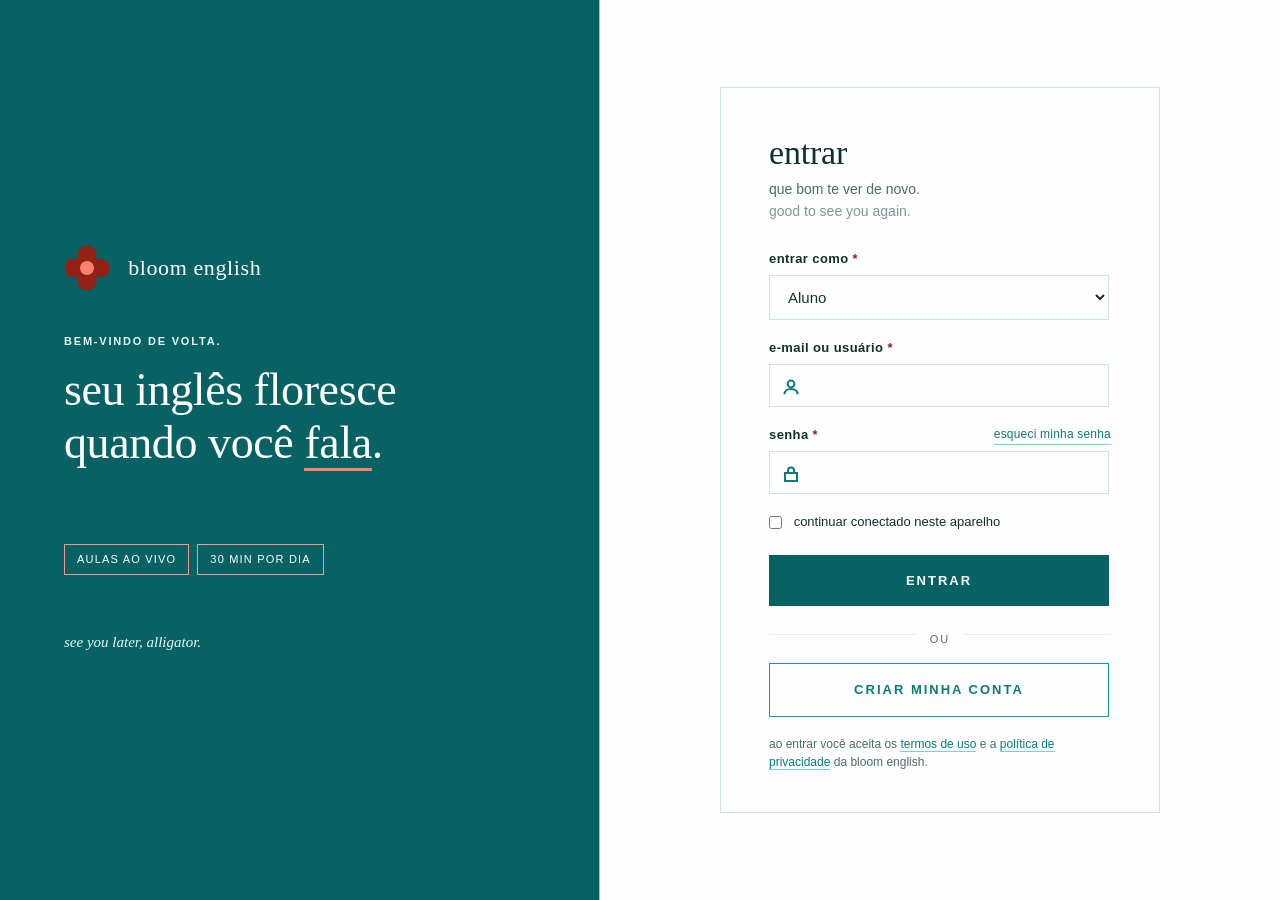
<file: index.html>
<!DOCTYPE html>
<html lang="pt-BR">
<head>
<meta http-equiv="Content-Type" content="text/html; charset=utf-8">
<meta name="viewport" content="width=1100">
<title>bloom english &mdash; entrar</title>
<meta name="description" content="Entre na bloom english e continue suas aulas de ingles com tutores de verdade.">
<link rel="stylesheet" type="text/css" href="css/style.css">
</head>
<body>

<a class="pular" href="#acesso">pular para o formul&aacute;rio de acesso</a>

<div class="layout">

  <!-- ============ COLUNA DA MARCA ============ -->
  <div class="coluna coluna-marca">
    <div class="hero">


      <div class="hero-conteudo">

        <p class="marca">
          <svg class="marca-flor" width="46" height="46" viewBox="0 0 46 46" aria-hidden="true" focusable="false">
            <circle cx="23" cy="10" r="9.5" fill="#942113"></circle>
            <circle cx="36" cy="23" r="9.5" fill="#942113"></circle>
            <circle cx="23" cy="36" r="9.5" fill="#942113"></circle>
            <circle cx="10" cy="23" r="9.5" fill="#942113"></circle>
            <circle cx="23" cy="23" r="7" fill="#fa8072"></circle>
          </svg>
          <span class="marca-nome">bloom english</span>
        </p>

        <p class="olho">bem-vindo de volta.</p>

        <h1>seu ingl&ecirc;s floresce quando voc&ecirc; <span class="sublinha">fala</span>.</h1>

        

        <ul class="selos">
          <li>aulas ao vivo</li>
          <li>30 min por dia</li>
        </ul>

        <svg class="deco" width="300" height="80" viewBox="0 0 300 80" aria-hidden="true" focusable="false">
          <circle cx="30" cy="46" r="28" fill="#0e9ca0"></circle>
          <polygon points="96,20 122,46 96,72 70,46" fill="#70d7d4"></polygon>
          <circle cx="152" cy="58" r="15" fill="#0e9ca0"></circle>
          <circle cx="215" cy="30" r="12" fill="#70d7d4"></circle>
          <circle cx="227" cy="42" r="12" fill="#70d7d4"></circle>
          <circle cx="215" cy="54" r="12" fill="#70d7d4"></circle>
          <circle cx="203" cy="42" r="12" fill="#70d7d4"></circle>
          <circle cx="215" cy="42" r="8" fill="#0a7b7e"></circle>
          <rect x="262" y="26" width="34" height="34" fill="none" stroke="#0e9ca0" stroke-width="4"></rect>
        </svg>

        <p class="assinatura">see you later, alligator.</p>

      </div>
    </div>
  </div>

  <!-- ============ COLUNA DE ACESSO ============ -->
  <div class="coluna coluna-acesso">
    <div class="cartao-area">

      <div class="cartao-sombra" aria-hidden="true"></div>

      <div class="cartao" id="acesso">

        <h2>entrar</h2>
        <p class="sub">
          que bom te ver de novo.<br>
          <span lang="en">good to see you again.</span>
        </p>

        <form action="#" method="post">

          <div class="campo">
            <label for="perfil">entrar como <span class="obrig" aria-hidden="true">*</span></label>
            <select id="perfil" name="perfil">
              <option value="aluno" selected>Aluno</option>
              <option value="professora">Professor</option>
            </select>
          </div>

          <div class="campo">
            <label for="login">e-mail ou usu&aacute;rio <span class="obrig" aria-hidden="true">*</span></label>
            <span class="entrada">
              <span class="icone" aria-hidden="true">
                <svg width="18" height="18" viewBox="0 0 18 18" focusable="false">
                  <circle cx="9" cy="6" r="3.4" fill="none" stroke="#0a7b7e" stroke-width="2"></circle>
                  <path d="M2.5 16.2c0-3.4 2.9-5.2 6.5-5.2s6.5 1.8 6.5 5.2" fill="none" stroke="#0a7b7e" stroke-width="2"></path>
                </svg>
              </span>
              <input type="text" id="login" name="login" autocomplete="username" required>
            </span>
          </div>

          <div class="campo">
            <div class="linha-rotulo">
              <label class="rotulo-esq" for="senha">senha <span class="obrig" aria-hidden="true">*</span></label>
              <a class="rotulo-dir" href="recuperar-senha.html">esqueci minha senha</a>
            </div>
            <span class="entrada">
              <span class="icone" aria-hidden="true">
                <svg width="18" height="18" viewBox="0 0 18 18" focusable="false">
                  <rect x="3" y="8" width="12" height="8" fill="none" stroke="#0a7b7e" stroke-width="2"></rect>
                  <path d="M6 8V5.6C6 3.9 7.3 2.6 9 2.6s3 1.3 3 3V8" fill="none" stroke="#0a7b7e" stroke-width="2"></path>
                </svg>
              </span>
              <input type="password" id="senha" name="senha" autocomplete="current-password" required>
            </span>
          </div>

          <p class="caixa-marcar">
            <input type="checkbox" id="lembrar" name="lembrar" value="1">
            <label for="lembrar">continuar conectado neste aparelho</label>
          </p>

          <div class="acao">
            <button class="botao" type="submit">entrar</button>
          </div>

        </form>

        <div class="divisor"><span>ou</span></div>

        <p class="acao">
          <a class="botao-sec" href="criar-conta.html">criar minha conta</a>
        </p>

        <p class="mini">
          ao entrar voc&ecirc; aceita os <a href="#">termos de uso</a> e a
          <a href="#">pol&iacute;tica de privacidade</a> da bloom english.
        </p>

      </div>
    </div>
  </div>

</div>

<script src="js/mock-data.js"></script>
<script src="js/main.js"></script>

</body>
</html>
</file>
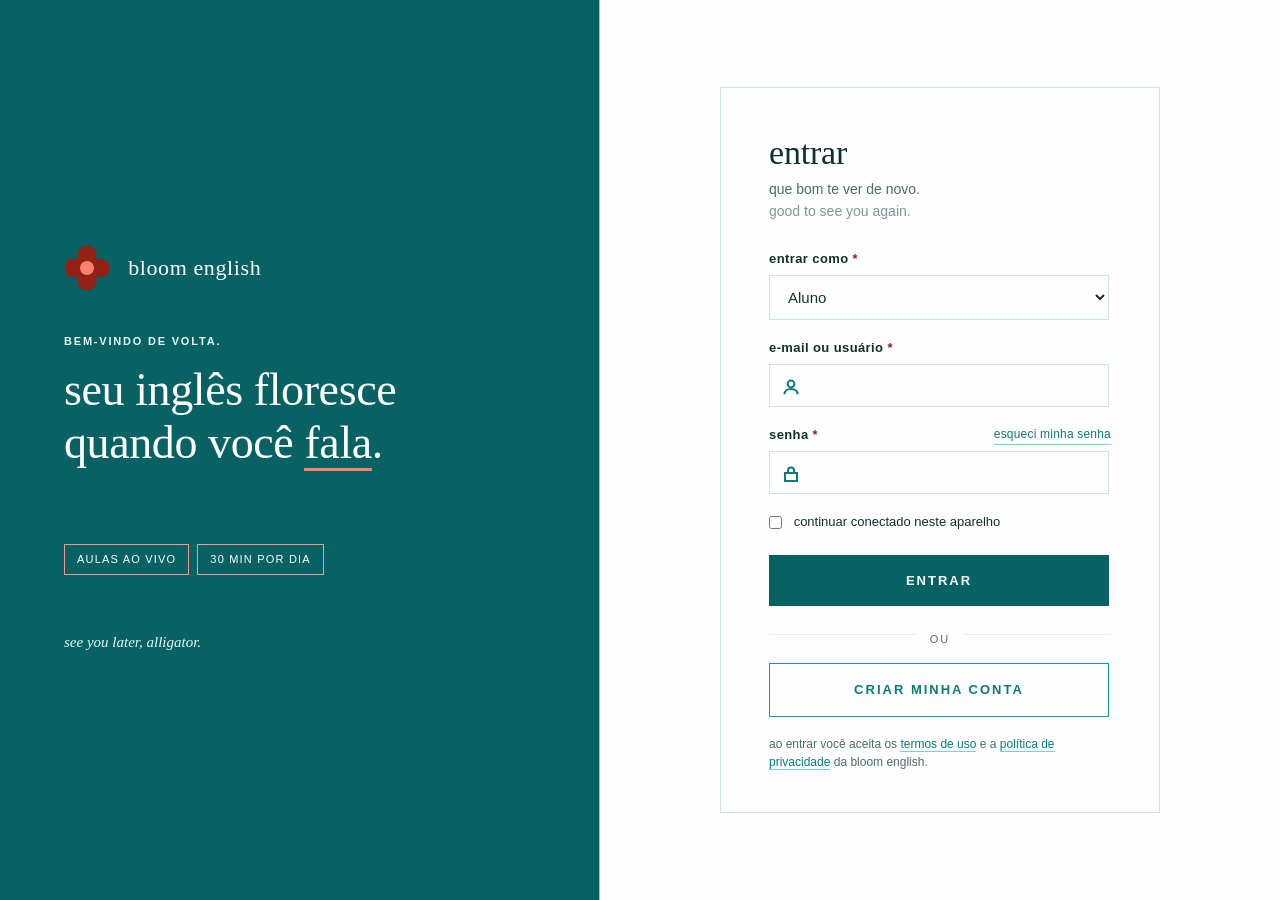
<file: aluno-meu-progresso.html>
<!DOCTYPE html>
<html lang="pt-BR">
<head>
<meta http-equiv="Content-Type" content="text/html; charset=utf-8">
<meta name="viewport" content="width=1140">
<title>bloom english &mdash; meu progresso</title>
<meta name="description" content="Historico de presenca, feedbacks das aulas e atividades recomendadas pela professora.">
<link rel="stylesheet" type="text/css" href="css/style.css">
</head>
<body class="painel" data-area="aluno">

<a class="pular" href="#conteudo">pular para o conte&uacute;do</a>

<!-- ============ BARRA DO TOPO ============ -->
<div class="topo">
  <div class="topo-in">
    <div class="topo-marca">
      <svg class="topo-flor" width="30" height="30" viewBox="0 0 46 46" aria-hidden="true" focusable="false">
        <circle cx="23" cy="10" r="9.5" fill="#942113"></circle>
        <circle cx="36" cy="23" r="9.5" fill="#942113"></circle>
        <circle cx="23" cy="36" r="9.5" fill="#942113"></circle>
        <circle cx="10" cy="23" r="9.5" fill="#942113"></circle>
        <circle cx="23" cy="23" r="7" fill="#fa8072"></circle>
      </svg>
      <span class="topo-nome">bloom english</span>
    </div>
    <div class="topo-nav">
      <a class="nav-item" href="aluno-minha-agenda.html">Minha Agenda</a>
      <a class="nav-item nav-atual" href="aluno-meu-progresso.html" aria-current="page">Meu Progresso</a>
      <a class="nav-sair" href="index.html">Sair</a>
    </div>
  </div>
</div>

<div class="pagina">
  <div class="folha-area">
    <div class="folha-sombra" aria-hidden="true"></div>
    <div class="folha" id="conteudo">

      <div class="cabeca">
        <div class="cabeca-txt">
          <h1>Meu Progresso Pedag&oacute;gico</h1>
          <p class="legenda">Consulte o seu hist&oacute;rico de presen&ccedil;a, feedbacks das aulas e atividades recomendadas pela professora.</p>
        </div>
      </div>

      <div class="numeros" id="numeros-progresso"></div>

      <h2 class="secao">Di&aacute;rio de classe e registros das aulas</h2>

      <div id="container-diarios"></div>

      <h2 class="secao">Tarefas e exerc&iacute;cios de fixa&ccedil;&atilde;o</h2>

      <form action="#" method="post">
        <table class="tabela">
          <caption class="oculto">Atividades enviadas pela professora, prazos e situa&ccedil;&atilde;o</caption>
          <thead>
            <tr>
              <th scope="col">T&iacute;tulo da Atividade</th>
              <th scope="col">Data de Envio</th>
              <th scope="col">Prazo de Entrega</th>
              <th scope="col">Status</th>
              <th scope="col">Material / A&ccedil;&atilde;o</th>
            </tr>
          </thead>
          <tbody id="lista-atividades"></tbody>
        </table>
      </form>

    </div>
  </div>
</div>

<script src="js/mock-data.js"></script>
<script src="js/main.js"></script>

</body>
</html>
</file>
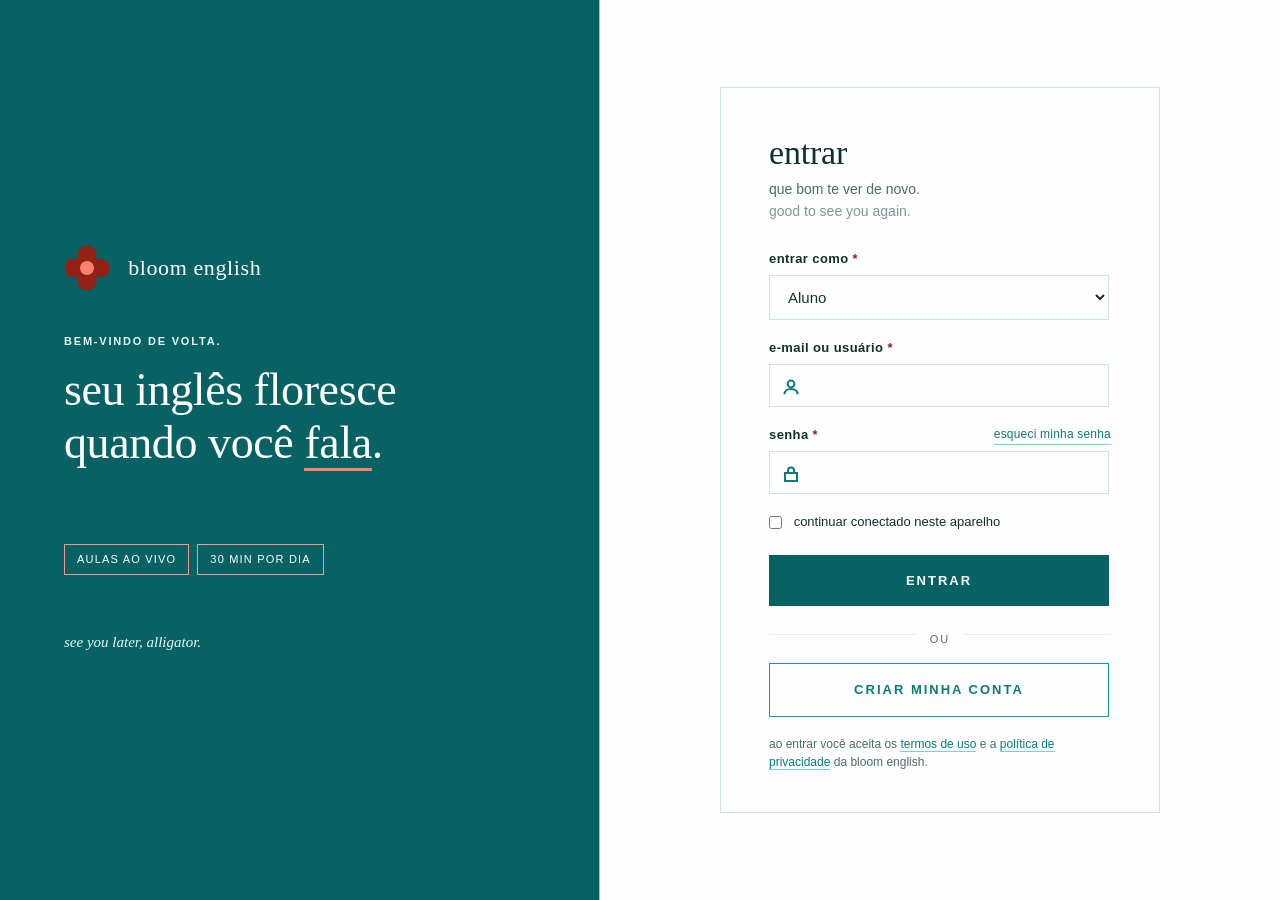
<file: aluno-minha-agenda.html>
<!DOCTYPE html>
<html lang="pt-BR">
<head>
<meta http-equiv="Content-Type" content="text/html; charset=utf-8">
<meta name="viewport" content="width=1140">
<title>bloom english &mdash; minha agenda</title>
<meta name="description" content="Suas aulas confirmadas e solicitacao de novos horarios na bloom english.">
<link rel="stylesheet" type="text/css" href="css/style.css">
</head>
<body class="painel" data-area="aluno">

<a class="pular" href="#conteudo">pular para o conte&uacute;do</a>

<!-- ============ BARRA DO TOPO ============ -->
<div class="topo">
  <div class="topo-in">
    <div class="topo-marca">
      <svg class="topo-flor" width="30" height="30" viewBox="0 0 46 46" aria-hidden="true" focusable="false">
        <circle cx="23" cy="10" r="9.5" fill="#942113"></circle>
        <circle cx="36" cy="23" r="9.5" fill="#942113"></circle>
        <circle cx="23" cy="36" r="9.5" fill="#942113"></circle>
        <circle cx="10" cy="23" r="9.5" fill="#942113"></circle>
        <circle cx="23" cy="23" r="7" fill="#fa8072"></circle>
      </svg>
      <span class="topo-nome">bloom english</span>
    </div>
    <div class="topo-nav">
      <a class="nav-item nav-atual" href="aluno-minha-agenda.html" aria-current="page">Minha Agenda</a>
      <a class="nav-item" href="aluno-meu-progresso.html">Meu Progresso</a>
      <a class="nav-sair" href="index.html">Sair</a>
    </div>
  </div>
</div>

<div class="pagina">
  <div class="folha-area">
    <div class="folha-sombra" aria-hidden="true"></div>
    <div class="folha" id="conteudo">

      <div class="cabeca">
        <div class="cabeca-txt">
          <h1>Minha Agenda de Aulas</h1>
          <p class="legenda">Acompanhe os hor&aacute;rios das suas aulas confirmadas e solicite novos hor&aacute;rios dispon&iacute;veis.</p>
        </div>
      </div>

      <div class="proxima">
        <div class="proxima-txt">
          <p class="proxima-rot">Sua pr&oacute;xima aula</p>
          <p class="proxima-quando"></p>
          <p class="proxima-onde"></p>
        </div>
        <div class="proxima-acao">
          <a class="pbotao" href="#" data-acao="sala" data-link="">Entrar na sala virtual</a>
        </div>
      </div>

      <h2 class="secao">Hor&aacute;rios da semana</h2>

      <table class="grade">
        <caption class="oculto"></caption>
        <thead></thead>
        <tbody id="grade-aluno"></tbody>
      </table>

      <h2 class="secao">Solicitar agendamento ou reagendamento</h2>

      <form class="bloco-form" action="#" method="post" id="form-solicitacao">
        <div class="duas">
          <div class="esq">
            <div class="campo-p">
              <label for="data-pretendida">Data pretendida</label>
              <input type="date" id="data-pretendida" name="data-pretendida">
            </div>
          </div>
          <div class="dir">
            <div class="campo-p">
              <label for="horario-livre">Hor&aacute;rio dispon&iacute;vel</label>
              <select id="horario-livre" name="horario-livre"></select>
            </div>
          </div>
        </div>

        <div class="campo-p campo-largo">
          <label for="observacao">Observa&ccedil;&atilde;o / motivo (opcional)</label>
          <input type="text" id="observacao" name="observacao" placeholder="Ex: Gostaria de reposi&ccedil;&atilde;o da aula anterior ou treino de conversa&ccedil;&atilde;o.">
        </div>

        <button class="pbotao pbotao-largo" type="submit">Enviar solicita&ccedil;&atilde;o &agrave; professora</button>
      </form>

    </div>
  </div>
</div>

<script src="js/mock-data.js"></script>
<script src="js/main.js"></script>

</body>
</html>
</file>
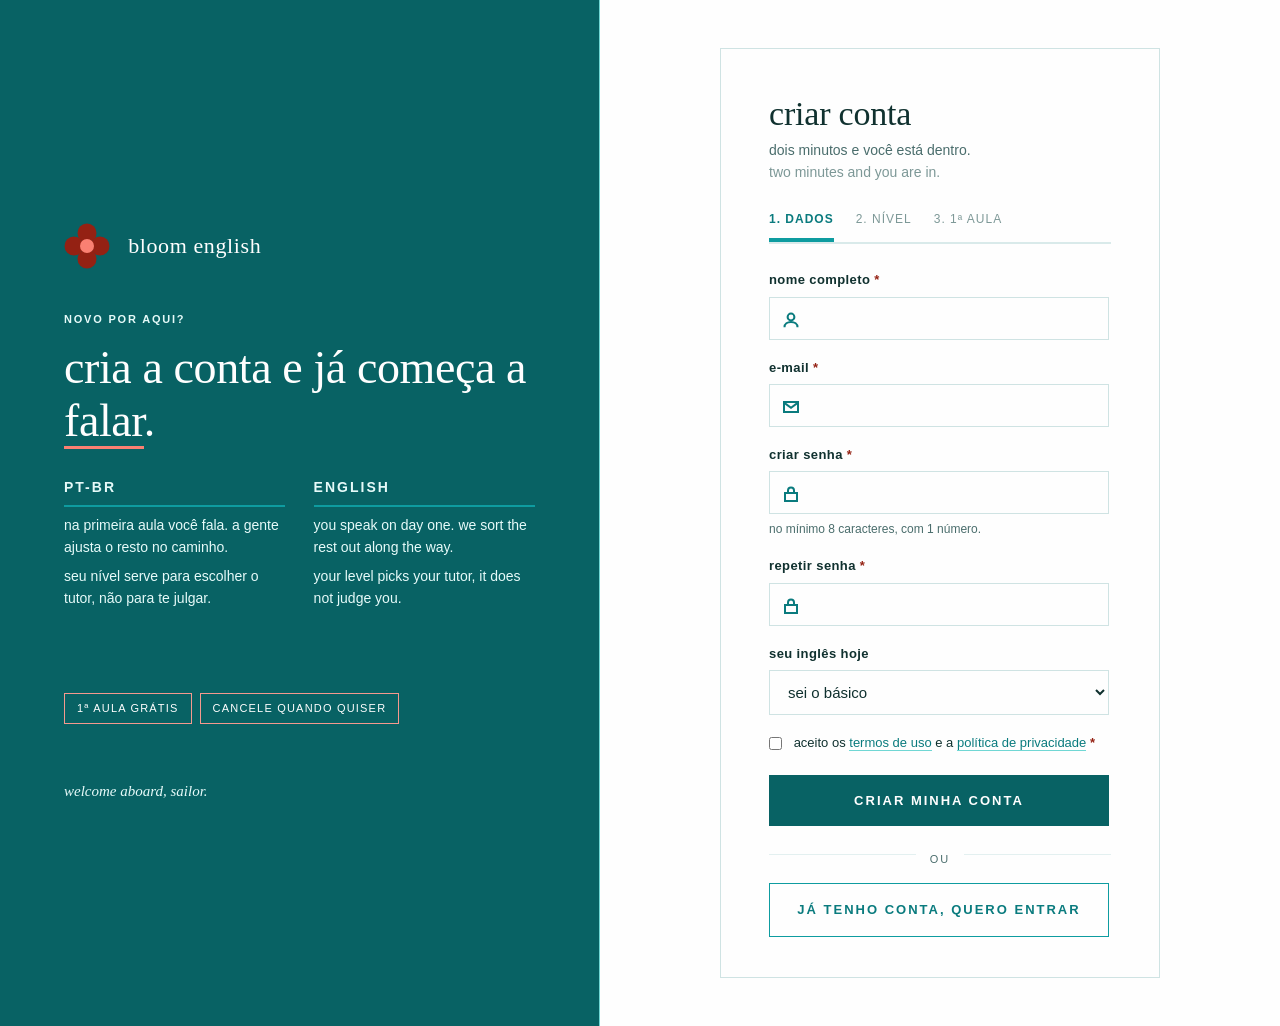
<file: criar-conta.html>
<!DOCTYPE html>
<html lang="pt-BR">
<head>
<meta http-equiv="Content-Type" content="text/html; charset=utf-8">
<meta name="viewport" content="width=1100">
<title>bloom english &mdash; criar minha conta</title>
<meta name="description" content="Crie sua conta na bloom english e comece a falar ingles na primeira aula.">
<link rel="stylesheet" type="text/css" href="css/style.css">
</head>
<body>

<a class="pular" href="#cadastro">pular para o formul&aacute;rio de cadastro</a>

<div class="layout">

  <!-- ============ COLUNA DA MARCA ============ -->
  <div class="coluna coluna-marca">
    <div class="hero">

      <div class="hero-conteudo">

        <p class="marca">
          <a href="index.html" class="marca-link">
            <svg class="marca-flor" width="46" height="46" viewBox="0 0 46 46" aria-hidden="true" focusable="false">
              <circle cx="23" cy="10" r="9.5" fill="#942113"></circle>
              <circle cx="36" cy="23" r="9.5" fill="#942113"></circle>
              <circle cx="23" cy="36" r="9.5" fill="#942113"></circle>
              <circle cx="10" cy="23" r="9.5" fill="#942113"></circle>
              <circle cx="23" cy="23" r="7" fill="#fa8072"></circle>
            </svg>
            <span class="marca-nome">bloom english</span>
          </a>
        </p>

        <p class="olho">novo por aqui?</p>

        <h1>cria a conta e já começa a <span class="sublinha">falar</span>.</h1>

       <div class="bilingue">
          <div class="bilingue-col">
            <p class="bilingue-rot">pt-br</p>
            <p>na primeira aula você fala. a gente ajusta o resto no caminho.</p>
            <p>seu nível serve para escolher o tutor, não para te julgar.</p>
          </div>
          <div class="bilingue-col" lang="en">
            <p class="bilingue-rot">english</p>
            <p>you speak on day one. we sort the rest out along the way.</p>
            <p>your level picks your tutor, it does not judge you.</p>
          </div>
        </div>

        <ul class="selos">
          <li>1&ordf; aula gr&aacute;tis</li>
          <li>cancele quando quiser</li>
        </ul>

        <svg class="deco" width="300" height="80" viewBox="0 0 300 80" aria-hidden="true" focusable="false">
          <circle cx="30" cy="46" r="28" fill="#0e9ca0"></circle>
          <polygon points="96,20 122,46 96,72 70,46" fill="#70d7d4"></polygon>
          <circle cx="152" cy="58" r="15" fill="#0e9ca0"></circle>
          <circle cx="215" cy="30" r="12" fill="#70d7d4"></circle>
          <circle cx="227" cy="42" r="12" fill="#70d7d4"></circle>
          <circle cx="215" cy="54" r="12" fill="#70d7d4"></circle>
          <circle cx="203" cy="42" r="12" fill="#70d7d4"></circle>
          <circle cx="215" cy="42" r="8" fill="#0a7b7e"></circle>
          <rect x="262" y="26" width="34" height="34" fill="none" stroke="#0e9ca0" stroke-width="4"></rect>
        </svg>

        <p class="assinatura">welcome aboard, sailor.</p>

      </div>
    </div>
  </div>

  <!-- ============ COLUNA DE CADASTRO ============ -->
  <div class="coluna coluna-acesso">
    <div class="cartao-area">

      <div class="cartao-sombra" aria-hidden="true"></div>

      <div class="cartao" id="cadastro">


        <h2>criar conta</h2>
        <p class="sub">
          dois minutos e voc&ecirc; est&aacute; dentro.<br>
          <span lang="en">two minutes and you are in.</span>
        </p>

        <ul class="passos">
          <li class="atual">1. dados</li>
          <li>2. n&iacute;vel</li>
          <li>3. 1&ordf; aula</li>
        </ul>

        <form action="#" method="post">

          <div class="campo">
            <label for="nome">nome completo <span class="obrig" aria-hidden="true">*</span></label>
            <span class="entrada">
              <span class="icone" aria-hidden="true">
                <svg width="18" height="18" viewBox="0 0 18 18" focusable="false">
                  <circle cx="9" cy="6" r="3.4" fill="none" stroke="#0a7b7e" stroke-width="2"></circle>
                  <path d="M2.5 16.2c0-3.4 2.9-5.2 6.5-5.2s6.5 1.8 6.5 5.2" fill="none" stroke="#0a7b7e" stroke-width="2"></path>
                </svg>
              </span>
              <input type="text" id="nome" name="nome" autocomplete="name" required>
            </span>
          </div>

          <div class="campo">
            <label for="email">e-mail <span class="obrig" aria-hidden="true">*</span></label>
            <span class="entrada">
              <span class="icone" aria-hidden="true">
                <svg width="18" height="18" viewBox="0 0 18 18" focusable="false">
                  <rect x="2" y="4" width="14" height="10" fill="none" stroke="#0a7b7e" stroke-width="2"></rect>
                  <path d="M2 4.6l7 5.2 7-5.2" fill="none" stroke="#0a7b7e" stroke-width="2"></path>
                </svg>
              </span>
              <input type="email" id="email" name="email" autocomplete="email" required>
            </span>
          </div>

          <div class="campo">
            <label for="senha">criar senha <span class="obrig" aria-hidden="true">*</span></label>
            <span class="entrada">
              <span class="icone" aria-hidden="true">
                <svg width="18" height="18" viewBox="0 0 18 18" focusable="false">
                  <rect x="3" y="8" width="12" height="8" fill="none" stroke="#0a7b7e" stroke-width="2"></rect>
                  <path d="M6 8V5.6C6 3.9 7.3 2.6 9 2.6s3 1.3 3 3V8" fill="none" stroke="#0a7b7e" stroke-width="2"></path>
                </svg>
              </span>
              <input type="password" id="senha" name="senha" autocomplete="new-password" aria-describedby="dica-senha" required>
            </span>
            <p class="dica" id="dica-senha">no m&iacute;nimo 8 caracteres, com 1 n&uacute;mero.</p>
          </div>

          <div class="campo">
            <label for="senha2">repetir senha <span class="obrig" aria-hidden="true">*</span></label>
            <span class="entrada">
              <span class="icone" aria-hidden="true">
                <svg width="18" height="18" viewBox="0 0 18 18" focusable="false">
                  <rect x="3" y="8" width="12" height="8" fill="none" stroke="#0a7b7e" stroke-width="2"></rect>
                  <path d="M6 8V5.6C6 3.9 7.3 2.6 9 2.6s3 1.3 3 3V8" fill="none" stroke="#0a7b7e" stroke-width="2"></path>
                </svg>
              </span>
              <input type="password" id="senha2" name="senha2" autocomplete="new-password" required>
            </span>
          </div>

          <div class="campo">
            <label for="nivel">seu ingl&ecirc;s hoje</label>
            <select id="nivel" name="nivel">
              <option value="zero">nunca estudei</option>
              <option value="basico" selected>sei o b&aacute;sico</option>
              <option value="intermediario">entendo, mas travo pra falar</option>
              <option value="avancado">falo bem e quero manter</option>
              <option value="nao-sei">n&atilde;o sei dizer</option>
            </select>
          </div>

          <p class="caixa-marcar">
            <input type="checkbox" id="termos" name="termos" value="1" required>
            <label for="termos">aceito os <a href="#">termos de uso</a> e a <a href="#">pol&iacute;tica de privacidade</a> <span class="obrig" aria-hidden="true">*</span></label>
          </p>

          <div class="acao">
            <button class="botao" type="submit">criar minha conta</button>
          </div>


        </form>

        <div class="divisor"><span>ou</span></div>

        <p class="acao">
          <a class="botao-sec" href="index.html">j&aacute; tenho conta, quero entrar</a>
        </p>

      </div>
    </div>
  </div>

</div>

<script src="js/mock-data.js"></script>
<script src="js/main.js"></script>

</body>
</html>
</file>
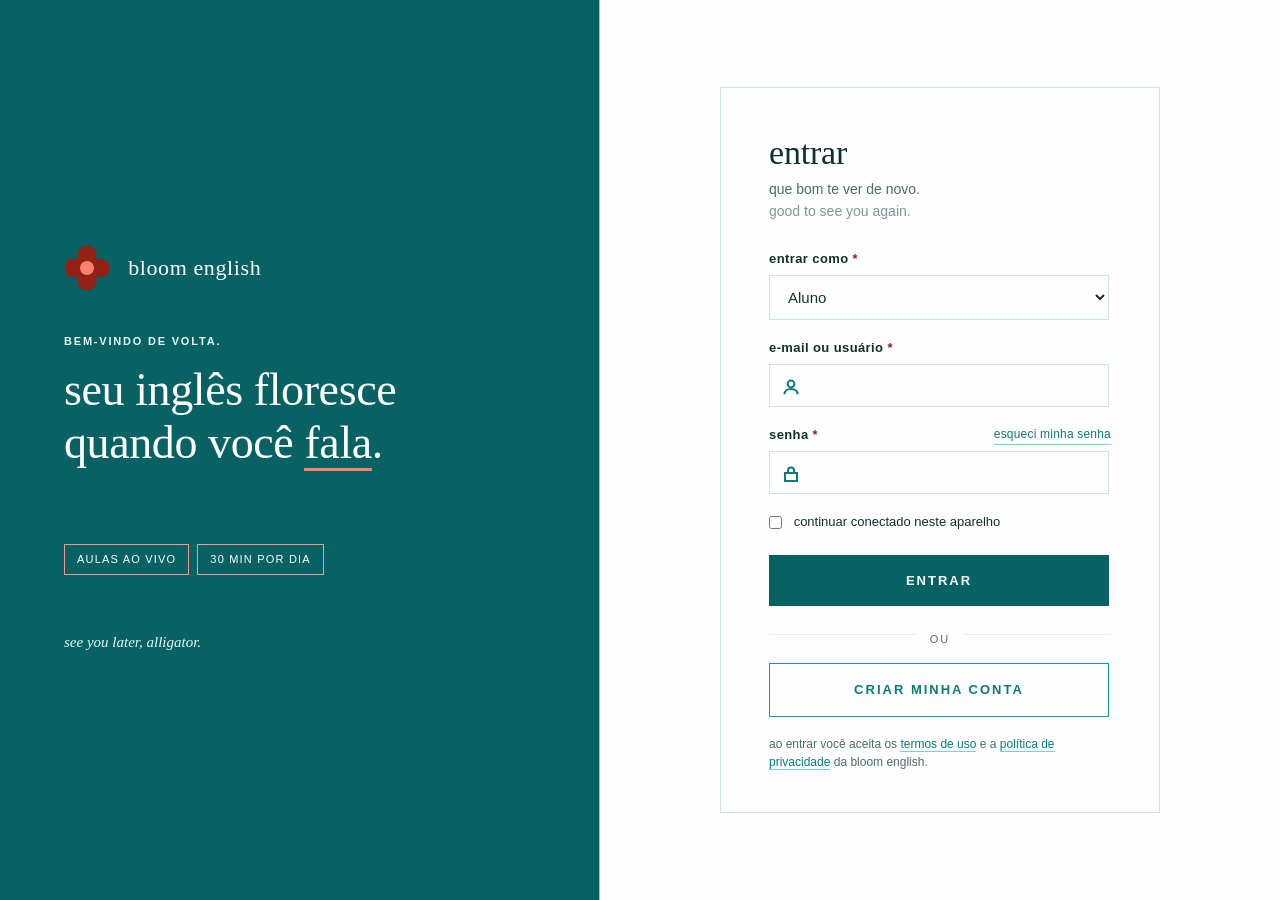
<file: professora-agenda.html>
<!DOCTYPE html>
<html lang="pt-BR">
<head>
<meta http-equiv="Content-Type" content="text/html; charset=utf-8">
<meta name="viewport" content="width=1140">
<title>bloom english &mdash; agenda</title>
<meta name="description" content="Agenda da professora: compromissos diarios, aulas experimentais e confirmacoes pendentes.">
<link rel="stylesheet" type="text/css" href="css/style.css">
</head>
<body class="painel" data-area="professora">

<a class="pular" href="#conteudo">pular para o conte&uacute;do</a>

<!-- ============ BARRA DO TOPO ============ -->
<div class="topo">
  <div class="topo-in">
    <div class="topo-marca">
      <svg class="topo-flor" width="30" height="30" viewBox="0 0 46 46" aria-hidden="true" focusable="false">
        <circle cx="23" cy="10" r="9.5" fill="#942113"></circle>
        <circle cx="36" cy="23" r="9.5" fill="#942113"></circle>
        <circle cx="23" cy="36" r="9.5" fill="#942113"></circle>
        <circle cx="10" cy="23" r="9.5" fill="#942113"></circle>
        <circle cx="23" cy="23" r="7" fill="#fa8072"></circle>
      </svg>
      <span class="topo-nome">bloom english</span>
    </div>
    <div class="topo-nav">
      <a class="nav-item nav-atual" href="professora-agenda.html" aria-current="page">Agenda</a>
      <a class="nav-item" href="professora-gestao-aulas.html">Gest&atilde;o de Aulas</a>
      <a class="nav-item" href="professora-gestao-alunos.html">Gest&atilde;o de Alunos</a>
      <a class="nav-sair" href="index.html">Sair</a>
    </div>
  </div>
</div>

<div class="pagina">
  <div class="folha-area">
    <div class="folha-sombra" aria-hidden="true"></div>
    <div class="folha" id="conteudo">

      <div class="cabeca">
        <div class="cabeca-txt">
          <h1>Agenda</h1>
          <p class="legenda">Acompanhe seus compromissos di&aacute;rios, aulas experimentais e confirma&ccedil;&otilde;es pendentes.</p>
        </div>
        <div class="cabeca-acoes">
          <a class="pbotao" href="professora-gestao-aulas.html#nova-aula">+ Agendar Nova Aula</a>
          <a class="pbotao-sec" href="professora-gestao-aulas.html#nova-aula">Bloquear Hor&aacute;rio</a>
        </div>
      </div>

      <div class="faixa">
        <div class="faixa-esq">
          <span class="abas" id="abas-agenda">
            <a class="aba" href="professora-agenda.html?v=dia" data-vista="dia">Dia</a>
            <a class="aba aba-atual" href="professora-agenda.html?v=semana" data-vista="semana" aria-current="page">Semana</a>
            <a class="aba" href="professora-agenda.html?v=mes" data-vista="mes">M&ecirc;s</a>
          </span>
        </div>
        <div class="faixa-dir"></div>
      </div>

      <div id="agenda-vista">
      <table class="grade">
        <caption class="oculto"></caption>
        <thead></thead>
        <tbody id="grade-prof"></tbody>
      </table>
      </div>

      <h2 class="secao">Legenda dos compromissos</h2>
      <p>
        <span class="selo selo-ok">Aula regular confirmada</span>
        <span class="selo selo-exp">Aula experimental (lead)</span>
        <span class="selo selo-espera">Pendente de confirma&ccedil;&atilde;o</span>
        <span class="selo selo-fim">Aula conclu&iacute;da</span>
      </p>

    </div>
  </div>
</div>

<script src="js/mock-data.js"></script>
<script src="js/main.js"></script>

</body>
</html>
</file>
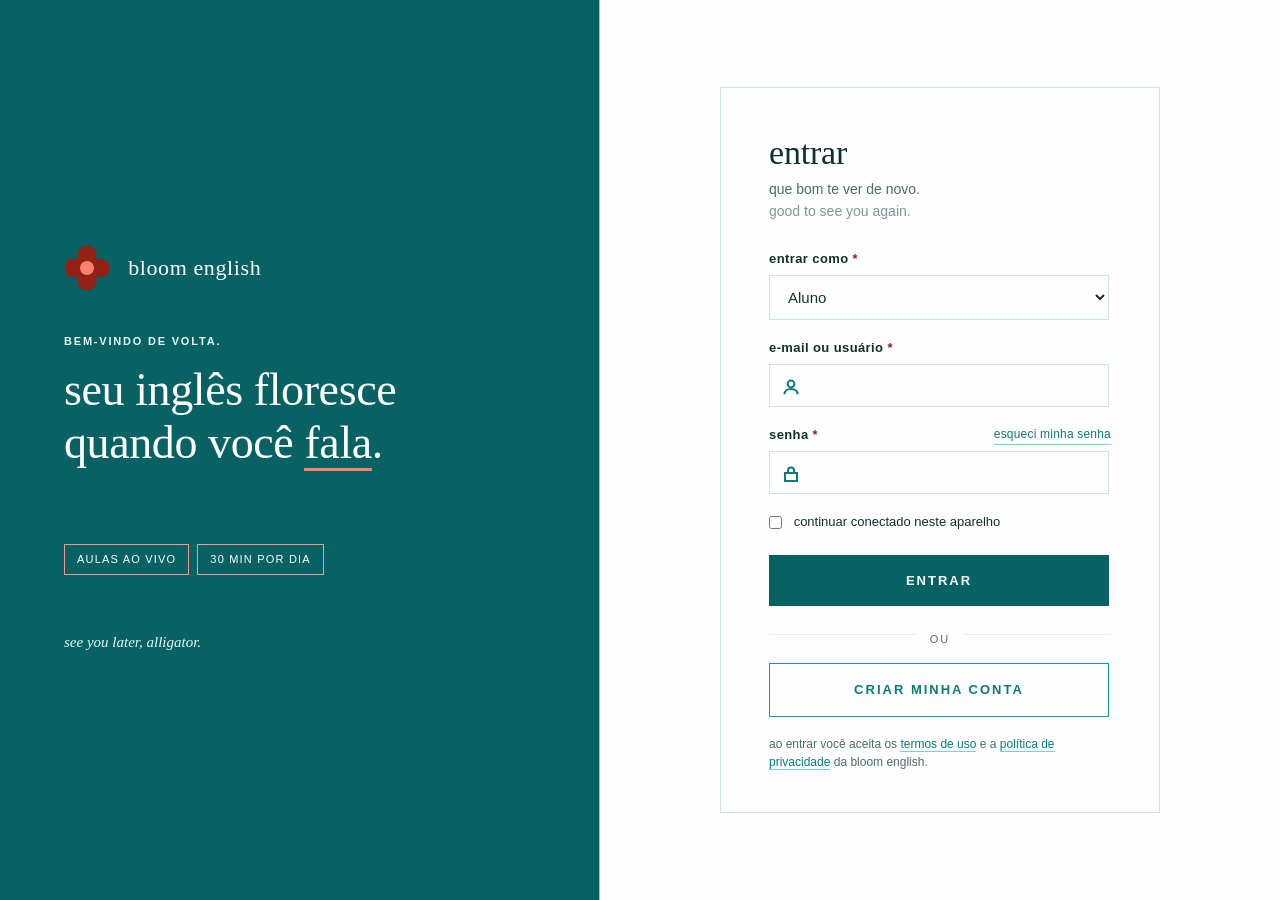
<file: professora-gestao-alunos.html>
<!DOCTYPE html>
<html lang="pt-BR">
<head>
<meta http-equiv="Content-Type" content="text/html; charset=utf-8">
<meta name="viewport" content="width=1140">
<title>bloom english &mdash; gest&atilde;o de alunos</title>
<meta name="description" content="Base de alunos matriculados, conversao de leads experimentais e indicadores do negocio.">
<link rel="stylesheet" type="text/css" href="css/style.css">
</head>
<body class="painel" data-area="professora">

<a class="pular" href="#conteudo">pular para o conte&uacute;do</a>

<!-- ============ BARRA DO TOPO ============ -->
<div class="topo">
  <div class="topo-in">
    <div class="topo-marca">
      <svg class="topo-flor" width="30" height="30" viewBox="0 0 46 46" aria-hidden="true" focusable="false">
        <circle cx="23" cy="10" r="9.5" fill="#942113"></circle>
        <circle cx="36" cy="23" r="9.5" fill="#942113"></circle>
        <circle cx="23" cy="36" r="9.5" fill="#942113"></circle>
        <circle cx="10" cy="23" r="9.5" fill="#942113"></circle>
        <circle cx="23" cy="23" r="7" fill="#fa8072"></circle>
      </svg>
      <span class="topo-nome">bloom english</span>
    </div>
    <div class="topo-nav">
      <a class="nav-item" href="professora-agenda.html">Agenda</a>
      <a class="nav-item" href="professora-gestao-aulas.html">Gest&atilde;o de Aulas</a>
      <a class="nav-item nav-atual" href="professora-gestao-alunos.html" aria-current="page">Gest&atilde;o de Alunos</a>
      <a class="nav-sair" href="index.html">Sair</a>
    </div>
  </div>
</div>

<div class="pagina">
  <div class="folha-area">
    <div class="folha-sombra" aria-hidden="true"></div>
    <div class="folha" id="conteudo">

      <div class="cabeca">
        <div class="cabeca-txt">
          <h1>Gest&atilde;o de Alunos e Estat&iacute;sticas</h1>
          <p class="legenda">Consulte e gerencie a base de alunos matriculados, converta leads experimentais e acompanhe os indicadores do neg&oacute;cio.</p>
        </div>
        <div class="cabeca-acoes">
          <a class="pbotao-sec" href="professora-gestao-aulas.html#nova-aula">Agendar Experimental</a>
        </div>
      </div>

      <div class="numeros" id="numeros-alunos"></div>

      <h2 class="secao">Cadastrar ou converter novo aluno</h2>

      <form class="bloco-form" action="#" method="post" id="form-novo-aluno">
        <div class="duas">
          <div class="esq">
            <div class="campo-p">
              <label for="nome-aluno">Nome completo do aluno</label>
              <input type="text" id="nome-aluno" name="nome-aluno" autocomplete="name" placeholder="Nome do aluno">
            </div>
          </div>
          <div class="dir">
            <div class="campo-p">
              <label for="email-aluno">E-mail de acesso</label>
              <input type="email" id="email-aluno" name="email-aluno" autocomplete="email" placeholder="aluno@email.com">
            </div>
          </div>
        </div>

        <div class="duas">
          <div class="esq">
            <div class="campo-p">
              <label for="telefone-aluno">Telefone / WhatsApp</label>
              <input type="tel" id="telefone-aluno" name="telefone-aluno" autocomplete="tel" placeholder="(11) 99999-9999">
            </div>
          </div>
          <div class="dir">
            <div class="campo-p">
              <label for="vinculo">V&iacute;nculo / origem da matr&iacute;cula</label>
              <select id="vinculo" name="vinculo"></select>
            </div>
          </div>
        </div>

        <button class="pbotao pbotao-largo" type="submit">Efetuar matr&iacute;cula do aluno</button>
      </form>

      <h2 class="secao">Base de alunos e prospectos</h2>

      <form action="#" method="post">
        <table class="tabela">
          <caption class="oculto">Alunos matriculados e leads em prospec&ccedil;&atilde;o</caption>
          <thead>
            <tr>
              <th scope="col">Nome do Aluno</th>
              <th scope="col">E-mail de Contato</th>
              <th scope="col">Telefone</th>
              <th scope="col">Tipo de V&iacute;nculo</th>
              <th scope="col">Status da Conta</th>
              <th scope="col">A&ccedil;&otilde;es</th>
            </tr>
          </thead>
          <tbody id="lista-alunos"></tbody>
        </table>
      </form>

    </div>
  </div>
</div>

<script src="js/mock-data.js"></script>
<script src="js/main.js"></script>

</body>
</html>
</file>
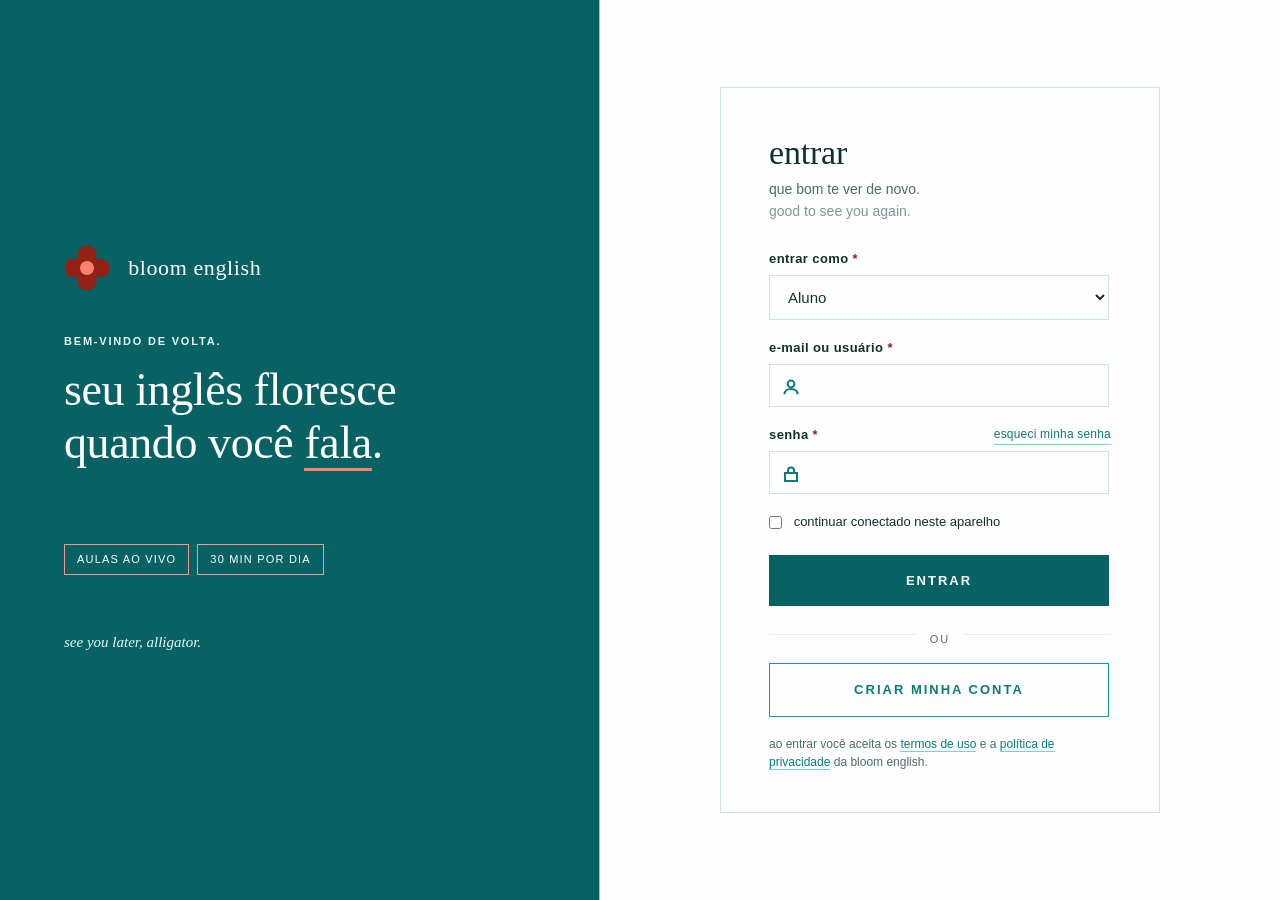
<file: professora-gestao-aulas.html>
<!DOCTYPE html>
<html lang="pt-BR">
<head>
<meta http-equiv="Content-Type" content="text/html; charset=utf-8">
<meta name="viewport" content="width=1140">
<title>bloom english &mdash; gest&atilde;o de aulas</title>
<meta name="description" content="Solicitacoes pendentes, alocacao de novos horarios e manutencao da agenda unificada.">
<link rel="stylesheet" type="text/css" href="css/style.css">
</head>
<body class="painel" data-area="professora">

<a class="pular" href="#conteudo">pular para o conte&uacute;do</a>

<!-- ============ BARRA DO TOPO ============ -->
<div class="topo">
  <div class="topo-in">
    <div class="topo-marca">
      <svg class="topo-flor" width="30" height="30" viewBox="0 0 46 46" aria-hidden="true" focusable="false">
        <circle cx="23" cy="10" r="9.5" fill="#942113"></circle>
        <circle cx="36" cy="23" r="9.5" fill="#942113"></circle>
        <circle cx="23" cy="36" r="9.5" fill="#942113"></circle>
        <circle cx="10" cy="23" r="9.5" fill="#942113"></circle>
        <circle cx="23" cy="23" r="7" fill="#fa8072"></circle>
      </svg>
      <span class="topo-nome">bloom english</span>
    </div>
    <div class="topo-nav">
      <a class="nav-item" href="professora-agenda.html">Agenda</a>
      <a class="nav-item nav-atual" href="professora-gestao-aulas.html" aria-current="page">Gest&atilde;o de Aulas</a>
      <a class="nav-item" href="professora-gestao-alunos.html">Gest&atilde;o de Alunos</a>
      <a class="nav-sair" href="index.html">Sair</a>
    </div>
  </div>
</div>

<div class="pagina">
  <div class="folha-area">
    <div class="folha-sombra" aria-hidden="true"></div>
    <div class="folha" id="conteudo">

      <div class="cabeca">
        <div class="cabeca-txt">
          <h1>Gest&atilde;o de Aulas e Agendamentos</h1>
          <p class="legenda">Gerencie solicita&ccedil;&otilde;es pendentes, aloque novos hor&aacute;rios e efetue reagendamentos ou cancelamentos na agenda unificada.</p>
        </div>
        <div class="cabeca-acoes">
          <a class="pbotao-sec" href="professora-agenda.html">Ver Agenda da Semana</a>
        </div>
      </div>

      <h2 class="secao" id="pendentes">Solicita&ccedil;&otilde;es pendentes de aprova&ccedil;&atilde;o</h2>

      <form action="#" method="post">
        <table class="tabela">
          <caption class="oculto">Solicita&ccedil;&otilde;es de aula aguardando aprova&ccedil;&atilde;o</caption>
          <thead>
            <tr>
              <th scope="col">Solicitante</th>
              <th scope="col">Tipo / V&iacute;nculo</th>
              <th scope="col">Data Solicitada</th>
              <th scope="col">Hor&aacute;rio</th>
              <th scope="col">Status</th>
              <th scope="col">A&ccedil;&otilde;es</th>
            </tr>
          </thead>
          <tbody id="lista-pendentes"></tbody>
        </table>
      </form>

      <h2 class="secao" id="nova-aula">Agendar nova aula na grade</h2>

      <form class="bloco-form" action="#" method="post" id="form-nova-aula">
        <input type="hidden" id="reagendando" name="reagendando" value="">
        <div class="duas">
          <div class="esq">
            <div class="campo-p">
              <label for="tipo-aula">Tipo de aula</label>
              <select id="tipo-aula" name="tipo-aula"></select>
            </div>
          </div>
          <div class="dir">
            <div class="campo-p">
              <label for="aluno-lead">Selecione o aluno / lead</label>
              <select id="aluno-lead" name="aluno-lead"></select>
            </div>
          </div>
        </div>

        <div class="duas">
          <div class="esq">
            <div class="campo-p">
              <label for="data-aula">Data da aula</label>
              <input type="date" id="data-aula" name="data-aula">
            </div>
          </div>
          <div class="dir">
            <div class="campo-p">
              <label for="hora-inicio">Hor&aacute;rio de in&iacute;cio</label>
              <input type="time" id="hora-inicio" name="hora-inicio">
            </div>
          </div>
        </div>

        <div class="campo-p campo-largo">
          <label for="sala-virtual">Link da sala virtual (Meet / Teams)</label>
          <input type="url" id="sala-virtual" name="sala-virtual" placeholder="https://meet.google.com/...">
        </div>

        <button class="pbotao pbotao-largo" type="submit">Confirmar agendamento</button>
      </form>

      <h2 class="secao">Aulas confirmadas na agenda unificada</h2>

      <form action="#" method="post">
        <table class="tabela">
          <caption class="oculto">Aulas confirmadas e a&ccedil;&otilde;es de manuten&ccedil;&atilde;o</caption>
          <thead>
            <tr>
              <th scope="col">Aluno(a)</th>
              <th scope="col">Data</th>
              <th scope="col">Hor&aacute;rio</th>
              <th scope="col">Origem do V&iacute;nculo</th>
              <th scope="col">Status</th>
              <th scope="col">A&ccedil;&otilde;es de Manuten&ccedil;&atilde;o</th>
            </tr>
          </thead>
          <tbody id="lista-confirmadas"></tbody>
        </table>
      </form>

    </div>
  </div>
</div>

<script src="js/mock-data.js"></script>
<script src="js/main.js"></script>

</body>
</html>
</file>
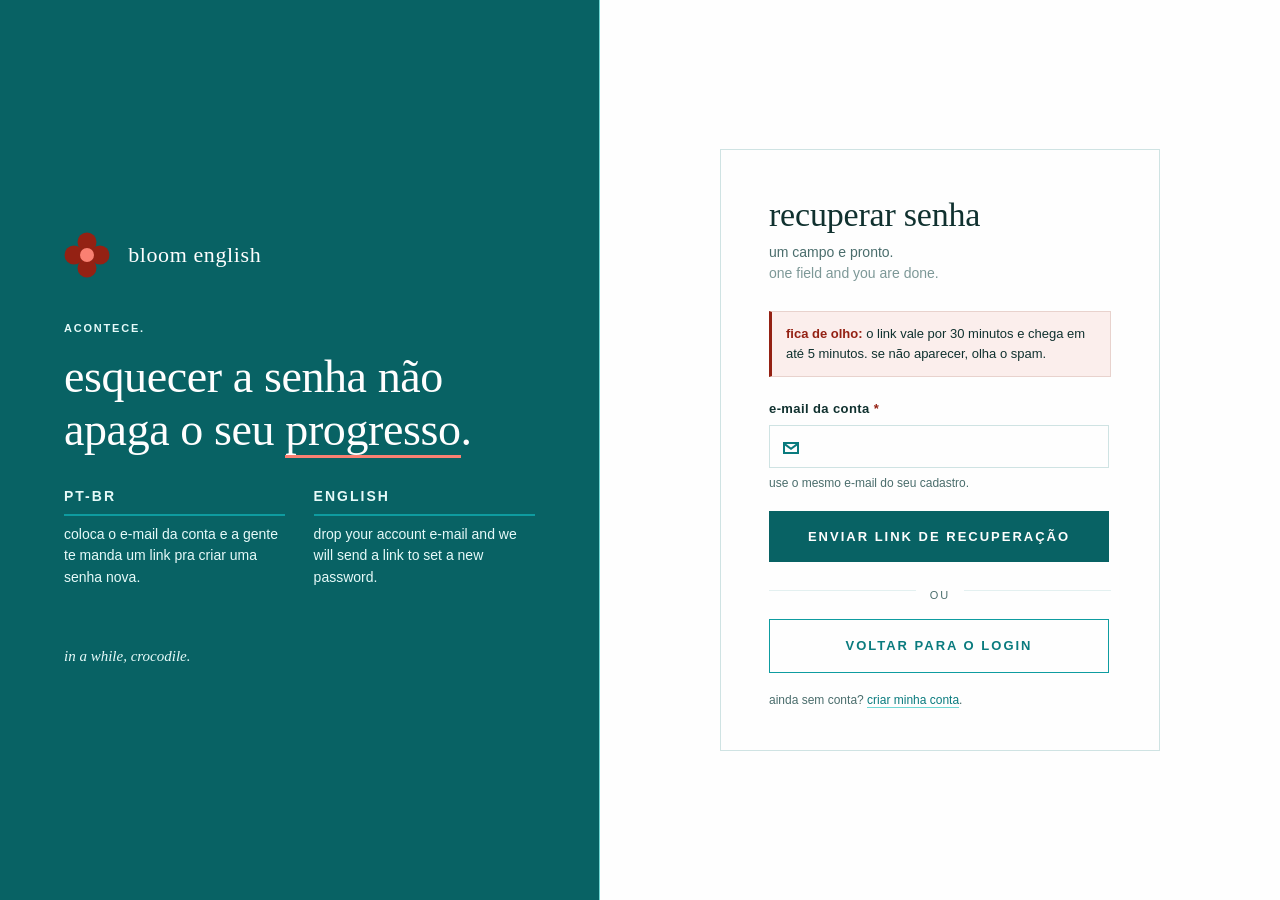
<file: recuperar-senha.html>
<!DOCTYPE html>
<html lang="pt-BR">
<head>
<meta http-equiv="Content-Type" content="text/html; charset=utf-8">
<meta name="viewport" content="width=1100">
<title>bloom english &mdash; recuperar senha</title>
<meta name="description" content="Recupere o acesso a sua conta bloom english em um passo.">
<link rel="stylesheet" type="text/css" href="css/style.css">
</head>
<body>

<a class="pular" href="#recuperar">pular para o formul&aacute;rio de recupera&ccedil;&atilde;o</a>

<div class="layout">

  <!-- ============ COLUNA DA MARCA ============ -->
  <div class="coluna coluna-marca">
    <div class="hero">

      <div class="hero-conteudo">

        <p class="marca">
          <a href="index.html" class="marca-link">
            <svg class="marca-flor" width="46" height="46" viewBox="0 0 46 46" aria-hidden="true" focusable="false">
              <circle cx="23" cy="10" r="9.5" fill="#942113"></circle>
              <circle cx="36" cy="23" r="9.5" fill="#942113"></circle>
              <circle cx="23" cy="36" r="9.5" fill="#942113"></circle>
              <circle cx="10" cy="23" r="9.5" fill="#942113"></circle>
              <circle cx="23" cy="23" r="7" fill="#fa8072"></circle>
            </svg>
            <span class="marca-nome">bloom english</span>
          </a>
        </p>

        <p class="olho">acontece.</p>

        <h1>esquecer a senha n&atilde;o apaga o seu <span class="sublinha">progresso</span>.</h1>

        <div class="bilingue">
          <div class="bilingue-col">
            <p class="bilingue-rot">pt-br</p>
            <p>coloca o e-mail da conta e a gente te manda um link pra criar uma senha nova.</p>
          </div>
          <div class="bilingue-col" lang="en">
            <p class="bilingue-rot">english</p>
            <p>drop your account e-mail and we will send a link to set a new password.</p>
          </div>
        </div>

        <svg class="deco" width="300" height="80" viewBox="0 0 300 80" aria-hidden="true" focusable="false">
          <circle cx="30" cy="46" r="28" fill="#0e9ca0"></circle>
          <polygon points="96,20 122,46 96,72 70,46" fill="#70d7d4"></polygon>
          <circle cx="152" cy="58" r="15" fill="#0e9ca0"></circle>
          <circle cx="215" cy="30" r="12" fill="#70d7d4"></circle>
          <circle cx="227" cy="42" r="12" fill="#70d7d4"></circle>
          <circle cx="215" cy="54" r="12" fill="#70d7d4"></circle>
          <circle cx="203" cy="42" r="12" fill="#70d7d4"></circle>
          <circle cx="215" cy="42" r="8" fill="#0a7b7e"></circle>
          <rect x="262" y="26" width="34" height="34" fill="none" stroke="#0e9ca0" stroke-width="4"></rect>
        </svg>

        <p class="assinatura">in a while, crocodile.</p>

      </div>
    </div>
  </div>

  <!-- ============ COLUNA DE RECUPERACAO ============ -->
  <div class="coluna coluna-acesso">
    <div class="cartao-area">

      <div class="cartao-sombra" aria-hidden="true"></div>

      <div class="cartao" id="recuperar">


        <h2>recuperar senha</h2>
        <p class="sub">
          um campo e pronto.<br>
          <span lang="en">one field and you are done.</span>
        </p>

        <p class="aviso">
          <strong>fica de olho:</strong> o link vale por 30 minutos e chega em at&eacute; 5 minutos.
          se n&atilde;o aparecer, olha o spam.
        </p>

        <form action="#" method="post">

          <div class="campo">
            <label for="email-rec">e-mail da conta <span class="obrig" aria-hidden="true">*</span></label>
            <span class="entrada">
              <span class="icone" aria-hidden="true">
                <svg width="18" height="18" viewBox="0 0 18 18" focusable="false">
                  <rect x="2" y="4" width="14" height="10" fill="none" stroke="#0a7b7e" stroke-width="2"></rect>
                  <path d="M2 4.6l7 5.2 7-5.2" fill="none" stroke="#0a7b7e" stroke-width="2"></path>
                </svg>
              </span>
              <input type="email" id="email-rec" name="email" autocomplete="email" aria-describedby="dica-email" required>
            </span>
            <p class="dica" id="dica-email">use o mesmo e-mail do seu cadastro.</p>
          </div>

          <div class="acao">
            <button class="botao" type="submit">enviar link de recupera&ccedil;&atilde;o</button>
          </div>

        </form>

        <div class="divisor"><span>ou</span></div>

        <p class="acao">
          <a class="botao-sec" href="index.html">voltar para o login</a>
        </p>

        <p class="mini">
          ainda sem conta? <a href="criar-conta.html">criar minha conta</a>.
        </p>

      </div>
    </div>
  </div>

</div>

<script src="js/mock-data.js"></script>
<script src="js/main.js"></script>

</body>
</html>
</file>
<file: css/style.css>
/* ==========================================================================
   bloom english - folha de estilo unica
   --------------------------------------------------------------------------
   Restricoes do projeto:
   - somente HTML + CSS
   - sem framework e sem JavaScript
   - sem recursos CSS3: nada de border-radius, box-shadow, gradient,
     flexbox, grid, transition, transform, opacity/rgba, calc, var(),
     media query, pseudo-elemento de dois-pontos-duplos.
   Layout feito com display:table / table-cell e float (CSS 2.1).
   Cantos arredondados e ilustracoes vem de SVG inline no HTML.
   O "relevo" dos cartoes e botoes vem de blocos e bordas solidas.
   --------------------------------------------------------------------------
   Paleta
   #0e9ca0  azul principal (formas, bordas, destaques)
   #70d7d4  azul secundario (acentos, relevo dos cartoes)
   #0a7b7e  azul profundo, derivado do principal, usado onde ha
            texto branco por cima ou texto sobre branco (contraste AA)
   #942113  vermelho (alertas, obrigatorio, foco)
   #fefefe  branco
   #10312f  tinta (texto principal e contornos)
   #fa8072  rosa salmao, apenas nas petalas da flor do logotipo
            (SVG inline no HTML)
   ========================================================================== */


/* --------------------------------------------------------------- base ---- */

html,
body {
    height: 100%;
}

body {
    margin: 0;
    padding: 0;
    background-color: #fefefe;
    color: #10312f;
    font-family: "Segoe UI", "Helvetica Neue", Arial, sans-serif;
    font-size: 15px;
    line-height: 1.55;
}

h1,
h2,
h3,
p,
ul {
    margin: 0;
    padding: 0;
}

ul {
    list-style: none;
}

a {
    color: #0a7b7e;
    text-decoration: none;
    border-bottom: 1px solid #70d7d4;
}

a:hover,
a:active {
    color: #942113;
    border-bottom-color: #942113;
}

a:focus,
button:focus,
input:focus,
select:focus {
    outline: 2px solid #942113;
}

/* atalho de teclado: visivel somente quando recebe foco */
.pular {
    position: absolute;
    left: -9999px;
    top: 0;
    z-index: 10;
    background-color: #942113;
    color: #fefefe;
    border: 0;
    padding: 10px 18px;
    font-size: 14px;
}

.pular:focus {
    left: 0;
    outline: 2px solid #fefefe;
}


/* ------------------------------------------------------------- layout ---- */

/* duas colunas de altura total, sem flexbox */
.layout {
    display: table;
    width: 100%;
    height: 100%;
    min-width: 1100px;
    border-collapse: separate;
    border-spacing: 0;
}

.coluna {
    display: table-cell;
    vertical-align: middle;
}

/* azul mais profundo nas superficies grandes: mesma familia de cor,
   leitura mais sobria, e contraste do texto branco sobe para 7,1:1 */
.coluna-marca {
    background-color: #086264;
    border-right: 1px solid #70d7d4;
    padding: 64px 64px;
}

.coluna-acesso {
    width: 560px;
    background-color: #fefefe;
    padding: 48px 60px;
}


/* --------------------------------------------------------------- hero ---- */

.hero {
    position: relative;
    overflow: hidden;
    max-width: 560px;
    margin: 0 auto;
    padding: 6px 0;
}

/* a fileira de formas geometricas saiu: era o elemento mais decorativo e
   menos autoral da tela. o SVG segue no HTML, so oculto, caso queira voltar */
.deco {
    display: none;
}

.hero-conteudo {
    position: relative;
}

/* links sobre o painel azul */
.coluna-marca a {
    color: #fefefe;
    border-bottom-color: #70d7d4;
}

.coluna-marca a:hover,
.coluna-marca a:active {
    color: #70d7d4;
    border-bottom-color: #70d7d4;
}

.coluna-marca a:focus {
    outline: 2px solid #fefefe;
}

.marca {
    margin-bottom: 42px;
}

.marca-link,
.marca-link:hover,
.marca-link:active {
    border-bottom: 0;
    color: #fefefe;
}

.marca-flor {
    vertical-align: middle;
}

/* a marca em serifa: da o tom editorial do resto da tela */
.marca-nome {
    vertical-align: middle;
    margin-left: 14px;
    color: #fefefe;
    font-family: Georgia, "Times New Roman", serif;
    font-size: 22px;
    font-weight: normal;
    letter-spacing: 0.6px;
}

.olho {
    color: #e6faf9;
    font-size: 11px;
    font-weight: bold;
    text-transform: uppercase;
    letter-spacing: 1.8px;
    margin-bottom: 14px;
}

/* titulo em serifa, peso normal e entrelinha curta */
.hero h1 {
    color: #fefefe;
    font-family: Georgia, "Times New Roman", serif;
    font-size: 46px;
    font-weight: normal;
    line-height: 1.14;
    letter-spacing: -0.4px;
    max-width: 470px;
    margin-bottom: 30px;
}

/* risco fino sob a palavra: marca o destaque sem pesar */
.sublinha {
    border-bottom: 3px solid #fa8072;
}

/* dois blocos de texto lado a lado, pt-br e english
   (usado no cadastro e na recuperacao de senha; o login nao tem esse bloco) */
.bilingue {
    overflow: hidden;
    max-width: 500px;
    margin-bottom: 30px;
}

.bilingue-col {
    float: left;
    width: 47%;
    margin-right: 6%;
}

.bilingue .bilingue-col + .bilingue-col {
    margin-right: 0;
}

/* rotulos e textos claros sobre o painel azul usam tons com contraste AA
   (#70d7d4 fica reservado para elementos decorativos, nunca para texto) */
.bilingue-rot {
    color: #fefefe;
    font-size: 11px;
    font-weight: bold;
    text-transform: uppercase;
    letter-spacing: 2px;
    border-bottom: 2px solid #0e9ca0;
    padding-bottom: 6px;
    margin-bottom: 10px;
}

.bilingue-col p {
    color: #e6faf9;
    font-size: 14px;
    margin-bottom: 8px;
}

.selos {
    overflow: hidden;
    margin-top: 75px;
    margin-bottom: 34px;
}

/* contorno de 1px: mantem o salmao que voce escolheu, sem o peso da borda dupla */
.selos li {
    float: left;
    border: 1px solid #f5998e;
    color: #fefefe;
    font-size: 11px;
    text-transform: uppercase;
    letter-spacing: 1.2px;
    padding: 6px 12px;
    margin: 0 8px 8px 0;
}

.assinatura {
    color: #e6faf9;
    font-family: Georgia, "Times New Roman", serif;
    font-style: italic;
    font-size: 15px;
    letter-spacing: 0;
    margin-top: 48px;
}


/* ------------------------------------------------------------- cartao ---- */

.cartao-area {
    position: relative;
    width: 440px;
    margin: 0 auto;
}

/* o bloco solido deslocado atras do cartao saiu: era o truque que mais
   datava o layout. a definicao agora vem de um fio de 1px e do espaco */
.cartao-sombra {
    display: none;
}

.cartao {
    position: relative;
    z-index: 2;
    background-color: #fefefe;
    border: 1px solid #cfe3e3;
    padding: 46px 48px 40px 48px;
}

.idiomas {
    text-align: right;
    font-size: 12px;
    letter-spacing: 1px;
    color: #4a6d6c;
    margin-bottom: 6px;
}

.idiomas strong {
    color: #0a7b7e;
}

.idiomas .barra {
    color: #cfe3e3;
}

.cartao h2 {
    font-family: Georgia, "Times New Roman", serif;
    font-size: 34px;
    font-weight: normal;
    letter-spacing: -0.2px;
    line-height: 1.1;
    color: #10312f;
    margin-bottom: 8px;
}

.sub {
    color: #4a6d6c;
    font-size: 14px;
    margin-bottom: 26px;
}

.sub span {
    color: #7d9897;
}


/* ------------------------------------------------------ formulario ------- */

.campo {
    margin-bottom: 18px;
}

.campo label,
.linha-rotulo label {
    display: block;
    font-size: 13px;
    font-weight: bold;
    letter-spacing: 0.4px;
    color: #10312f;
    margin-bottom: 6px;
}

.obrig {
    color: #942113;
    font-weight: bold;
}

/* rotulo a esquerda + link a direita, na mesma linha */
.linha-rotulo {
    overflow: hidden;
    margin-bottom: 6px;
}

.linha-rotulo .rotulo-esq {
    float: left;
    margin-bottom: 0;
}

.linha-rotulo .rotulo-dir {
    float: right;
    font-size: 12px;
    letter-spacing: 0.2px;
}

/* caixa do campo: guarda o icone posicionado sobre a borda */
.entrada {
    display: block;
    position: relative;
}

.entrada .icone {
    position: absolute;
    left: 13px;
    top: 14px;
    line-height: 0;
}

/* sem box-sizing: 338 de largura + 1+1 de borda = 340 de caixa */
.entrada input,
.campo select {
    display: block;
    width: 338px;
    border: 1px solid #cfe3e3;
    background-color: #fefefe;
    color: #10312f;
    font-family: "Segoe UI", "Helvetica Neue", Arial, sans-serif;
    font-size: 15px;
    padding: 12px 0;
    margin: 0;
}

/* recuo pelo texto, nao por padding, para nao alterar a largura */
.entrada input {
    text-indent: 40px;
}

/* o navegador trata select como caixa fechada: 340 ja e a caixa toda */
.campo select {
    width: 340px;
    padding-left: 14px;
    padding-right: 0;
}

.entrada input:hover,
.campo select:hover {
    border-color: #70d7d4;
}

.entrada input:focus,
.campo select:focus {
    border-color: #0a7b7e;
    background-color: #eef9f9;
}

.dica {
    font-size: 12px;
    color: #4a6d6c;
    margin-top: 6px;
}

.caixa-marcar {
    font-size: 13px;
    color: #10312f;
    margin-bottom: 22px;
}

.caixa-marcar input {
    vertical-align: middle;
    margin: 0 8px 0 0;
}

.caixa-marcar label {
    display: inline;
    vertical-align: middle;
    font-weight: normal;
    font-size: 13px;
}

.nota-obrig {
    font-size: 12px;
    color: #4a6d6c;
    margin-top: 14px;
}


/* ------------------------------------------------------------ botoes ---- */

.acao {
    width: 340px;
    margin: 0;
}

/* botao plano: sem borda em tinta escura e sem base grossa fingindo relevo */
.botao {
    display: block;
    width: 100%;
    background-color: #086264;
    color: #fefefe;
    border: 1px solid #086264;
    font-family: "Segoe UI", "Helvetica Neue", Arial, sans-serif;
    font-size: 13px;
    font-weight: bold;
    text-transform: uppercase;
    letter-spacing: 2px;
    padding: 17px 0;
    cursor: pointer;
    text-align: center;
}

.botao:hover {
    background-color: #0a7b7e;
    border-color: #0a7b7e;
}

.botao:active {
    background-color: #064e50;
    border-color: #064e50;
}

/* botao secundario (link com cara de botao): 338 + 1 + 1 de borda = 340 */
.botao-sec {
    display: block;
    width: 338px;
    background-color: #fefefe;
    color: #0a7b7e;
    border: 1px solid #0e9ca0;
    padding: 16px 0;
    font-size: 13px;
    font-weight: bold;
    text-transform: uppercase;
    letter-spacing: 2px;
    text-align: center;
    text-decoration: none;
    cursor: pointer;
}

.botao-sec:hover,
.botao-sec:active {
    background-color: #eef9f9;
    color: #0a7b7e;
    border-color: #0a7b7e;
}


/* ----------------------------------------------------------- divisor ---- */

.divisor {
    border-top: 1px solid #e3f0f0;
    text-align: center;
    height: 6px;
    margin: 28px 0 22px 0;
}

.divisor span {
    display: inline-block;
    position: relative;
    top: -9px;
    background-color: #fefefe;
    padding: 0 14px;
    color: #4a6d6c;
    font-size: 11px;
    text-transform: uppercase;
    letter-spacing: 2px;
}


/* ------------------------------------------------------------- avisos ---- */

.aviso {
    border: 1px solid #e8d2cd;
    border-left: 3px solid #942113;
    background-color: #fbeeec;
    color: #10312f;
    font-size: 13px;
    padding: 12px 14px;
    margin-bottom: 22px;
}

.aviso strong {
    color: #942113;
}

.mini {
    font-size: 12px;
    color: #4a6d6c;
    margin-top: 18px;
}

.volta {
    font-size: 13px;
    margin-top: 20px;
}

.volta a {
    font-weight: bold;
}


/* -------------------------------------------------- passos do cadastro --- */

.passos {
    overflow: hidden;
    margin-bottom: 26px;
    border-bottom: 2px solid #d9eaea;
}

.passos li {
    float: left;
    font-size: 12px;
    letter-spacing: 1px;
    text-transform: uppercase;
    color: #7d9897;
    padding: 0 0 10px 0;
    margin-right: 22px;
}

.passos li.atual {
    color: #0a7b7e;
    font-weight: bold;
    border-bottom: 4px solid #0e9ca0;
}


/* ==========================================================================
   bloom english - areas internas (professora e aluno)
   --------------------------------------------------------------------------
   Esta parte vem SEMPRE depois das regras das telas de inicio: so acrescenta
   as pecas das telas internas e nao altera nada do login, cadastro ou
   recuperacao.

   Mesmas restricoes do projeto:
   - somente HTML + CSS, sem framework e sem JavaScript
   - sem recursos CSS3: nada de border-radius, box-shadow, gradient, flexbox,
     grid, transition, transform, opacity/rgba, calc, var(), media query,
     box-sizing, pseudo-elemento de dois-pontos-duplos.
   Layout com display:table / table-cell, float e tabelas de verdade.
   Profundidade com bloco solido deslocado e borda inferior grossa.

   Larguras (sem box-sizing, tudo somado a mao)
     pagina ................ 1084
     folha (conteudo) ...... 1084 - 80 de padding - 4 de borda = 1000
     bloco de formulario ... 1000 - 48 de padding - 4 de borda = 948
     coluna do formulario .. 462 + 462 + 24 de intervalo = 948
   ========================================================================== */


/* --------------------------------------------------------------- base ---- */

body.painel {
    background-color: #eef9f9;
    min-width: 1140px;
}

/* texto exclusivo para leitor de tela */
.oculto {
    position: absolute;
    left: -9999px;
    top: auto;
    width: 1px;
    height: 1px;
    overflow: hidden;
}


/* ---------------------------------------------------------- barra topo ---- */

.topo {
    background-color: #0a7b7e;
    border-bottom: 6px solid #70d7d4;
}

.topo-in {
    display: table;
    width: 1084px;
    margin: 0 auto;
}

.topo-marca,
.topo-nav {
    display: table-cell;
    vertical-align: middle;
    padding: 13px 0;
}

.topo-nav {
    text-align: right;
    white-space: nowrap;
}

.topo-flor {
    vertical-align: middle;
}

/* mesma letra da marca nas telas de inicio (.marca-nome, mais acima):
   minuscula, 21px, negrito e espacamento 0.4px */
.topo-nome {
    vertical-align: middle;
    margin-left: 12px;
    color: #fefefe;
    font-size: 21px;
    font-weight: bold;
    letter-spacing: 0.4px;
}

/* border no lugar do sublinhado herdado das regras de base */
.nav-item {
    display: inline-block;
    color: #fefefe;
    font-size: 14px;
    font-weight: bold;
    letter-spacing: 0.3px;
    padding: 8px 14px;
    margin-left: 2px;
    border: 2px solid #0a7b7e;
}

.nav-item:hover,
.nav-item:active {
    color: #fefefe;
    border-color: #70d7d4;
}

.nav-item:focus {
    outline: 2px solid #fefefe;
}

.nav-atual {
    background-color: #0e9ca0;
    border-color: #70d7d4;
    color: #fefefe;
}

.nav-sair {
    display: inline-block;
    background-color: #fefefe;
    color: #942113;
    font-size: 14px;
    font-weight: bold;
    letter-spacing: 0.3px;
    padding: 8px 18px;
    margin-left: 16px;
    border: 2px solid #fefefe;
}

.nav-sair:hover,
.nav-sair:active {
    background-color: #fbeeec;
    color: #942113;
    border-color: #fbeeec;
}


/* ------------------------------------------------------ folha da pagina --- */

.pagina {
    width: 1084px;
    margin: 0 auto;
    padding: 30px 0 46px 0;
}

.folha-area {
    position: relative;
    width: 1084px;
}

/* relevo solido no lugar de box-shadow */
.folha-sombra {
    position: absolute;
    top: 12px;
    left: 12px;
    right: -12px;
    bottom: -12px;
    z-index: 1;
    background-color: #70d7d4;
}

.folha {
    position: relative;
    z-index: 2;
    background-color: #fefefe;
    border: 2px solid #10312f;
    padding: 34px 40px 38px 40px;
}

.cabeca {
    display: table;
    width: 100%;
    margin-bottom: 24px;
}

.cabeca-txt,
.cabeca-acoes {
    display: table-cell;
    vertical-align: top;
}

.cabeca-acoes {
    text-align: right;
    white-space: nowrap;
}

.folha h1 {
    font-size: 32px;
    font-weight: bold;
    letter-spacing: -0.5px;
    line-height: 1.15;
    color: #10312f;
    margin-bottom: 5px;
}

.legenda {
    color: #4a6d6c;
    font-size: 14px;
}

h2.secao {
    font-size: 13px;
    font-weight: bold;
    text-transform: uppercase;
    letter-spacing: 2px;
    color: #0a7b7e;
    border-bottom: 2px solid #d9eaea;
    padding-bottom: 8px;
    margin: 32px 0 16px 0;
}


/* ------------------------------------------------------------- botoes ---- */

.pbotao,
.pbotao-sec,
.pbotao-perigo {
    display: inline-block;
    font-family: "Segoe UI", "Helvetica Neue", Arial, sans-serif;
    font-size: 14px;
    font-weight: bold;
    letter-spacing: 0.5px;
    text-align: center;
    padding: 10px 18px;
    cursor: pointer;
}

/* contorno na propria cor: a borda em tinta escura fica reservada
   ao botao principal de cada formulario, como no login */
.pbotao {
    background-color: #0a7b7e;
    color: #fefefe;
    border: 2px solid #0a7b7e;
}

.pbotao:hover,
.pbotao:active {
    background-color: #075f62;
    color: #fefefe;
    border-color: #075f62;
}

.pbotao-sec {
    background-color: #fefefe;
    color: #0a7b7e;
    border: 2px solid #0e9ca0;
    margin-left: 10px;
}

.pbotao-sec:hover,
.pbotao-sec:active {
    background-color: #eef9f9;
    color: #0a7b7e;
    border-color: #0a7b7e;
}

.pbotao-perigo {
    background-color: #942113;
    color: #fefefe;
    border: 2px solid #942113;
}

.pbotao-perigo:hover,
.pbotao-perigo:active {
    background-color: #74190e;
    color: #fefefe;
}

/* botao principal do formulario: mesmo volume do botao "entrar" do login,
   com borda em tinta escura e base grossa */
.pbotao-largo {
    display: block;
    width: 100%;
    font-size: 15px;
    padding: 13px 0;
    text-transform: uppercase;
    letter-spacing: 1.4px;
    margin-top: 4px;
    border: 2px solid #10312f;
    border-bottom-width: 5px;
}

/* botoes pequenos das tabelas */
/* botoes de linha vazados: o peso fica so no contorno */
.pmini {
    display: inline-block;
    font-family: "Segoe UI", "Helvetica Neue", Arial, sans-serif;
    font-size: 12px;
    font-weight: bold;
    padding: 5px 11px;
    margin: 0 4px 0 0;
    border: 2px solid #0e9ca0;
    background-color: #fefefe;
    color: #0a7b7e;
    cursor: pointer;
}

.pmini:hover,
.pmini:active {
    background-color: #eef9f9;
    color: #0a7b7e;
    border-color: #0a7b7e;
}

.pmini-forte {
    background-color: #0a7b7e;
    color: #fefefe;
    border-color: #0a7b7e;
}

.pmini-forte:hover,
.pmini-forte:active {
    background-color: #075f62;
    color: #fefefe;
    border-color: #075f62;
}

.pmini-perigo {
    background-color: #fefefe;
    color: #942113;
    border-color: #942113;
}

.pmini-perigo:hover,
.pmini-perigo:active {
    background-color: #fbeeec;
    color: #942113;
    border-color: #942113;
}


/* ------------------------------------------------------------ tabelas ---- */

.tabela {
    width: 100%;
    border-collapse: collapse;
    margin-bottom: 6px;
}

/* cabecalho no mesmo tratamento dos rotulos das telas de inicio
   (.bilingue-rot): caixa alta pequena, espacada, com fio azul embaixo */
.tabela th {
    background-color: #fefefe;
    color: #0a7b7e;
    font-size: 11px;
    font-weight: bold;
    text-transform: uppercase;
    letter-spacing: 2px;
    text-align: left;
    padding: 0 12px 9px 12px;
    border: 0;
    border-bottom: 2px solid #0e9ca0;
}

/* so fio horizontal, sem moldura fechada */
.tabela td {
    border: 0;
    border-bottom: 1px solid #e3f0f0;
    padding: 13px 12px;
    font-size: 13px;
    color: #10312f;
    vertical-align: middle;
}

/* zebra por classe, porque :nth-child e CSS3 */
.tabela tr.par td {
    background-color: #fbfefe;
}

.tabela .nome {
    font-weight: bold;
}

.tabela .acoes {
    white-space: nowrap;
}

.status-ativo {
    color: #0a7b7e;
    font-weight: bold;
}

.status-prospecto {
    color: #942113;
    font-weight: bold;
}


/* -------------------------------------------------------------- selos ---- */

.selo {
    display: inline-block;
    font-size: 11px;
    font-weight: bold;
    letter-spacing: 0.4px;
    padding: 4px 9px;
    border: 2px solid #cfe3e3;
    background-color: #fefefe;
    color: #10312f;
}

.selo-ok {
    border-color: #0e9ca0;
    background-color: #eef9f9;
    color: #0a7b7e;
}

.selo-espera {
    border-color: #fa8072;
    background-color: #fff4f1;
    color: #10312f;
}

.selo-exp {
    border-color: #942113;
    background-color: #fbeeec;
    color: #942113;
}

.selo-fim {
    border-color: #70d7d4;
    background-color: #f2fbfb;
    color: #0a7b7e;
}


/* ------------------------------------------------------------- numeros --- */

.numeros {
    overflow: hidden;
    margin-bottom: 4px;
}

/* 4 cartoes: (237 + 4) x 4 + 12 x 3 = 1000 */
.num {
    float: left;
    width: 237px;
    border: 2px solid #dfeeee;
    background-color: #fefefe;
    padding: 18px 0 16px 0;
    margin: 0 12px 0 0;
    text-align: center;
}

/* 3 cartoes: (321 + 4) x 3 + 12 x 2 = 999 */
.num-3 {
    width: 321px;
}

.num-fim {
    margin-right: 0;
}

.num strong {
    display: block;
    font-size: 34px;
    font-weight: bold;
    line-height: 1.1;
    color: #0a7b7e;
}

.num span {
    display: block;
    font-size: 11px;
    font-weight: bold;
    text-transform: uppercase;
    letter-spacing: 1.5px;
    color: #4a6d6c;
    margin-top: 5px;
}

.num-alerta {
    border-color: #942113;
}

.num-alerta strong {
    color: #942113;
}


/* --------------------------------------------------- blocos de formulario */

.bloco-form {
    border: 2px solid #dfeeee;
    background-color: #fefefe;
    padding: 24px;
    margin-bottom: 8px;
}

.duas {
    overflow: hidden;
}

.duas .esq {
    float: left;
    width: 462px;
}

.duas .dir {
    float: right;
    width: 462px;
}

.campo-p {
    margin-bottom: 18px;
}

.campo-p label {
    display: block;
    font-size: 11px;
    font-weight: bold;
    text-transform: uppercase;
    letter-spacing: 1.5px;
    color: #0a7b7e;
    margin-bottom: 7px;
}

/* 446 + 12 de recuo + 4 de borda = 462
   mesma borda e mesmo corpo de texto dos campos das telas de inicio */
.campo-p input {
    display: block;
    width: 446px;
    border: 2px solid #cfe3e3;
    background-color: #fefefe;
    color: #10312f;
    font-family: "Segoe UI", "Helvetica Neue", Arial, sans-serif;
    font-size: 15px;
    padding: 10px 0 10px 12px;
    margin: 0;
}

/* o navegador trata select como caixa fechada: 462 ja e a caixa toda */
.campo-p select {
    display: block;
    width: 462px;
    border: 2px solid #cfe3e3;
    background-color: #fefefe;
    color: #10312f;
    font-family: "Segoe UI", "Helvetica Neue", Arial, sans-serif;
    font-size: 15px;
    padding: 10px 0 10px 10px;
    margin: 0;
}

/* campo que ocupa a largura do bloco: 932 + 12 + 4 = 948 */
.campo-largo input {
    width: 932px;
}

.campo-largo select {
    width: 948px;
}

.campo-p input:hover,
.campo-p select:hover {
    border-color: #70d7d4;
}

.campo-p input:focus,
.campo-p select:focus {
    border-color: #0a7b7e;
    background-color: #eef9f9;
}


/* --------------------------------------------------------- grade semanal - */

.faixa {
    display: table;
    width: 100%;
    margin-bottom: 18px;
}

.faixa-esq,
.faixa-dir {
    display: table-cell;
    vertical-align: middle;
}

.faixa-dir {
    text-align: right;
    font-size: 13px;
    font-weight: bold;
    color: #0a7b7e;
}

.abas {
    display: inline-block;
    border: 2px solid #dfeeee;
    padding: 4px;
}

.aba {
    display: inline-block;
    font-size: 12px;
    font-weight: bold;
    letter-spacing: 0.4px;
    color: #4a6d6c;
    padding: 6px 15px;
    border: 0;
}

.aba:hover,
.aba:active {
    color: #0a7b7e;
    background-color: #eef9f9;
}

.aba-atual {
    background-color: #0a7b7e;
    color: #fefefe;
}

.aba-atual:hover,
.aba-atual:active {
    background-color: #0a7b7e;
    color: #fefefe;
}

.grade {
    width: 100%;
    border-collapse: collapse;
}

.grade th {
    background-color: #fefefe;
    color: #0a7b7e;
    font-size: 11px;
    font-weight: bold;
    text-transform: uppercase;
    letter-spacing: 1.6px;
    text-align: center;
    padding: 0 6px 9px 6px;
    border: 0;
    border-bottom: 2px solid #0e9ca0;
}

.grade th.hora {
    width: 86px;
    background-color: #fbfefe;
    color: #0a7b7e;
    font-size: 13px;
    letter-spacing: 0.4px;
    text-transform: none;
    vertical-align: middle;
    padding: 8px;
    border: 0;
    border-right: 1px solid #e3f0f0;
    border-bottom: 1px solid #e3f0f0;
}

/* a celula de canto acompanha o fio azul do cabecalho */
.grade th.hora-topo {
    border-bottom: 2px solid #0e9ca0;
}

.grade td {
    border: 0;
    border-right: 1px solid #e3f0f0;
    border-bottom: 1px solid #e3f0f0;
    padding: 8px;
    height: 74px;
    vertical-align: top;
}

.grade td.pausa {
    background-color: #f9fcfc;
    color: #4a6d6c;
    font-size: 12px;
    font-style: italic;
    text-align: center;
    vertical-align: middle;
    height: 54px;
}

/* cartoes de compromisso: a cor e a barra da esquerda reforcam o texto,
   nunca substituem o rotulo de status */
.evento {
    border-left: 4px solid #0a7b7e;
    background-color: #eef9f9;
    padding: 7px 9px;
}

.evento strong {
    display: block;
    font-size: 12px;
    font-weight: bold;
    color: #10312f;
    line-height: 1.3;
}

.evento span {
    display: block;
    font-size: 11px;
    color: #4a6d6c;
    line-height: 1.35;
    margin-top: 2px;
}

.evento a {
    font-size: 11px;
    font-weight: bold;
}

.ev-exp {
    border-left-color: #942113;
    background-color: #fbeeec;
}

.ev-espera {
    border-left-color: #fa8072;
    background-color: #fff4f1;
}

.ev-fim {
    border-left-color: #70d7d4;
    background-color: #f2fbfb;
}

.ev-livre {
    border: 2px dashed #cfe3e3;
    background-color: #fefefe;
    text-align: center;
    font-size: 11px;
    font-weight: bold;
    color: #4a6d6c;
    padding: 12px 4px;
}


/* ------------------------------------------------------- proxima aula ---- */

/* faixa sem moldura, como o painel azul das telas de inicio */
.proxima {
    display: table;
    width: 100%;
    background-color: #0a7b7e;
    border: 0;
    margin-bottom: 8px;
}

.proxima-txt,
.proxima-acao {
    display: table-cell;
    vertical-align: middle;
    padding: 20px 24px;
}

.proxima-acao {
    text-align: right;
    white-space: nowrap;
}

.proxima-rot {
    font-size: 11px;
    font-weight: bold;
    text-transform: uppercase;
    letter-spacing: 2px;
    color: #e6faf9;
    margin-bottom: 4px;
}

.proxima-quando {
    font-size: 23px;
    font-weight: bold;
    color: #fefefe;
    line-height: 1.2;
}

.proxima-onde {
    font-size: 13px;
    color: #e6faf9;
    margin-top: 4px;
}

.proxima-acao .pbotao {
    background-color: #fefefe;
    color: #0a7b7e;
    border-color: #fefefe;
    text-transform: uppercase;
    letter-spacing: 1px;
}

.proxima-acao .pbotao:hover,
.proxima-acao .pbotao:active {
    background-color: #eef9f9;
    color: #0a7b7e;
}


/* --------------------------------------------------- diario de classe ---- */

.registro {
    border: 2px solid #eef6f6;
    border-left: 5px solid #0e9ca0;
    background-color: #fefefe;
    padding: 16px 18px;
    margin-bottom: 14px;
}

.registro-data {
    display: inline-block;
    background-color: #0a7b7e;
    color: #fefefe;
    font-size: 11px;
    font-weight: bold;
    letter-spacing: 1px;
    padding: 3px 10px;
    margin-bottom: 9px;
}

.registro h3 {
    font-size: 16px;
    font-weight: bold;
    color: #0a7b7e;
    margin-bottom: 6px;
}

.registro p {
    font-size: 13px;
    line-height: 1.55;
    color: #10312f;
}

.registro em {
    color: #4a6d6c;
}


/* ------------------------------------------------- escolha de perfil ----- */

.perfil-topo {
    text-align: center;
    padding: 46px 0 6px 0;
}

.perfil-nome {
    vertical-align: middle;
    margin-left: 12px;
    color: #0a7b7e;
    font-size: 21px;
    font-weight: bold;
    letter-spacing: 0.4px;
}

/* 488 x 2 + 24 de intervalo = 1000
   min-height iguala a altura dos dois cartoes, ja que float nao faz isso */
.opcao {
    float: left;
    width: 436px;
    min-height: 196px;
    border: 2px solid #dfeeee;
    background-color: #fefefe;
    padding: 26px 24px;
    margin-right: 24px;
}

.opcao-fim {
    margin-right: 0;
}

.opcao h2 {
    font-size: 22px;
    font-weight: bold;
    color: #10312f;
    margin-bottom: 6px;
}

.opcao p {
    font-size: 13px;
    color: #4a6d6c;
    margin-bottom: 16px;
}

.opcao ul {
    margin-bottom: 20px;
}

.opcao li {
    font-size: 13px;
    color: #10312f;
    border-left: 4px solid #70d7d4;
    padding: 2px 0 2px 10px;
    margin-bottom: 7px;
}

.centro {
    text-align: center;
    font-size: 13px;
    margin-top: 26px;
}


/* ----------------------------------------------- vistas dia e mes ------- */

/* cabecalho de dia e numero do dia viram link sem mudar de aparencia */
.grade th a,
.dia-num a {
    color: inherit;
    border-bottom: 0;
}

.grade th a:hover,
.dia-num a:hover,
.grade th a:active,
.dia-num a:active {
    color: #942113;
    border-bottom: 0;
}

/* celula do calendario mensal */
.grade td.mes {
    height: 88px;
    vertical-align: top;
}

.grade td.mes-fora {
    background-color: #fbfdfd;
    height: 88px;
}

.dia-num {
    display: block;
    font-size: 12px;
    font-weight: bold;
    color: #0a7b7e;
    margin-bottom: 5px;
}

/* compromisso compacto: mesma leitura de cor dos cartoes da semana */
.mes-item {
    display: block;
    font-size: 11px;
    line-height: 1.3;
    color: #10312f;
    border-left: 4px solid #0a7b7e;
    background-color: #eef9f9;
    padding: 2px 5px;
    margin-bottom: 3px;
}

.mes-exp {
    border-left-color: #942113;
    background-color: #fbeeec;
}

.mes-espera {
    border-left-color: #fa8072;
    background-color: #fff4f1;
}

.mes-fim {
    border-left-color: #70d7d4;
    background-color: #f2fbfb;
}

.mes-mais {
    display: block;
    font-size: 10px;
    font-weight: bold;
    color: #4a6d6c;
    padding: 1px 5px;
}

.vazio-dia {
    font-size: 13px;
    color: #4a6d6c;
    font-style: italic;
    padding: 10px 0 0 0;
}
</file>
